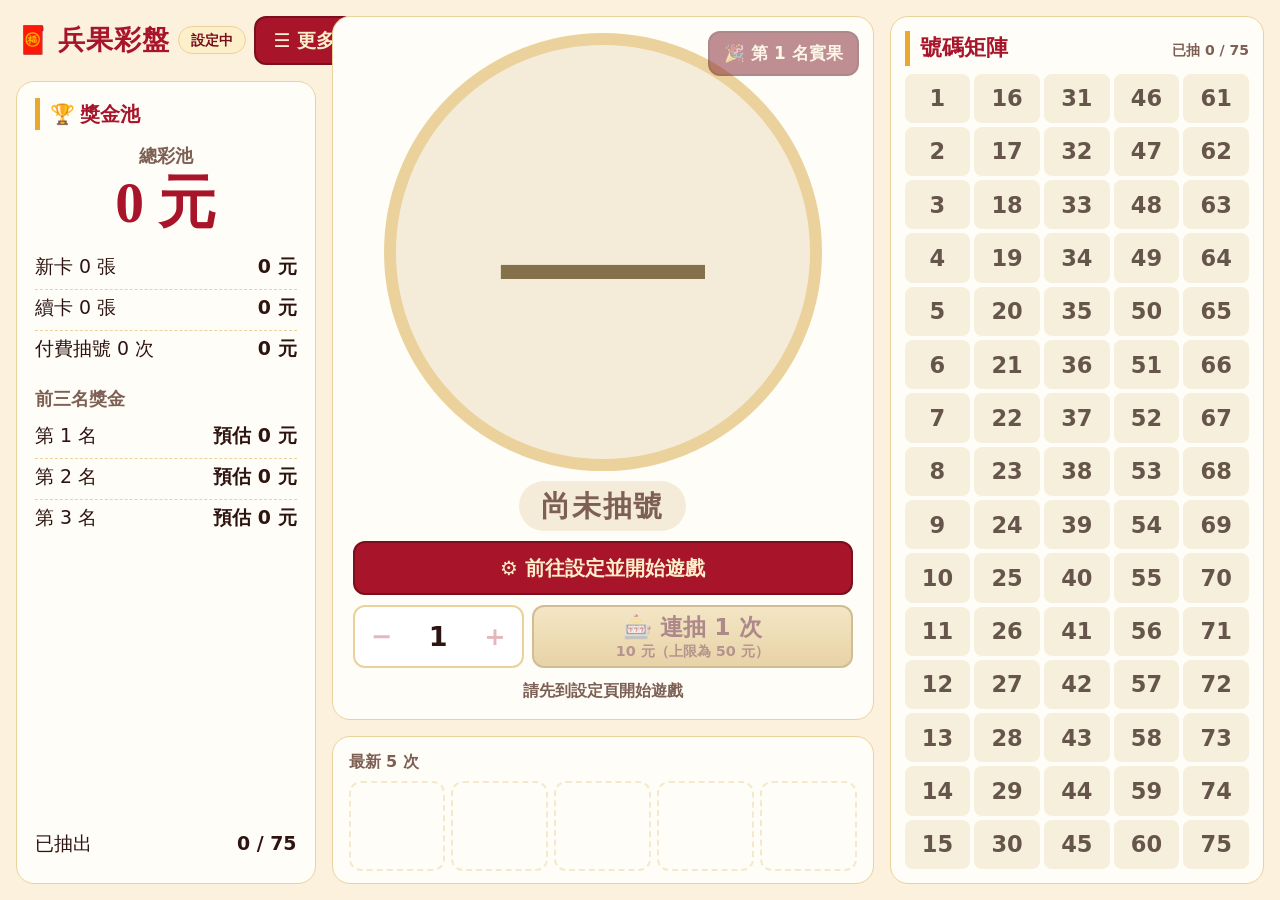
<file: index.html>
<!DOCTYPE html>
<html lang="zh-Hant" data-layout="desktop">
<head>
  <meta charset="UTF-8">
  <meta name="viewport" content="width=device-width, initial-scale=1">
  <meta name="theme-color" content="#8f1124">
  <title>兵果彩盤</title>
  <meta name="description" content="除夕家族聚會用的賓果彩盤：抽號、彩池與獎金一目了然，電視投屏即可使用。">
  <link rel="icon" href="data:image/svg+xml,%3Csvg xmlns=%27http://www.w3.org/2000/svg%27 viewBox=%270 0 100 100%27%3E%3Ctext y=%27.9em%27 font-size=%2790%27%3E%F0%9F%A7%A7%3C/text%3E%3C/svg%3E">
  <link rel="stylesheet" href="css/base.css">
  <link rel="stylesheet" href="css/components.css">
  <link rel="stylesheet" href="css/layout.css">
</head>
<body>
  <div id="boot" class="boot" role="status" aria-live="polite">
    <div class="boot-icon" aria-hidden="true">🧧</div>
    <p id="boot-text">載入中…</p>
  </div>

  <div id="file-warning" class="file-warning" hidden>
    請用 http 伺服器開啟本頁（例如 <code>npx serve</code> 或 <code>python -m http.server</code>），直接雙擊 index.html 無法載入模組。
  </div>

  <!-- 功能按鈕（由「更多」選單操作，不顯示在畫面上） -->
  <div id="legacy-controls" hidden>
    <button id="receipt-btn" type="button" hidden>收據</button>
    <button id="rules-btn" type="button">規則</button>
    <button id="sound-btn" type="button" aria-pressed="false">音效</button>
    <button id="settings-btn" type="button">設定</button>
  </div>

  <main class="app-main">
    <section data-panel="draw" class="panel-draw" aria-label="抽號" hidden>
      <div class="col col-left">
        <div class="desk-slot"></div>
        <div id="pool-root"></div>
      </div>
      <div class="col col-center">
        <div id="draw-root"></div>
        <div id="ticker-root"></div>
      </div>
      <div class="col col-right" id="board-root"></div>
    </section>

    <section data-panel="settings" class="panel-settings" aria-label="設定" hidden>
      <div class="desk-slot"></div>
      <div id="settings-root"></div>
    </section>
  </main>

  <noscript><p class="file-warning">本頁需要啟用 JavaScript。</p></noscript>
  <script>
    if (location.protocol === 'file:') document.getElementById('file-warning').hidden = false;
    setTimeout(function () {
      var boot = document.getElementById('boot');
      if (boot && !boot.hidden) {
        document.getElementById('boot-text').textContent = '載入失敗，請用 http 伺服器開啟並重新整理頁面。';
        boot.classList.add('is-failed');
      }
    }, 6000);
  </script>
  <script type="module" src="js/main.js"></script>
</body>
</html>
</file>
<file: css/base.css>
/* 基礎：reset、色票與字級變數 */
:root {
  --red-900: #7a0f1d;
  --red-700: #a8142a;
  --red-500: #d12a3c;
  --gold-500: #e8a92c;
  --gold-300: #f6cf74;
  --gold-100: #fcefc9;
  --paper: #fbf1dc;
  --card: #fffdf7;
  --ink: #2e1410;
  --muted: #7d5f54;
  --line: #ebd29c;
  --ok: #1f7a4d;
  --teal-700: #1f6270; /* 重複號碼 */
  --teal-500: #2a7a86;
  --brown-700: #4a3a34; /* 銘謝惠顧 */

  --radius-lg: 18px;
  --radius-md: 12px;
  --tap: 48px; /* 最小點擊區 */

  --fs-sm: 0.875rem;
  --fs-md: 1rem;
  --fs-lg: 1.25rem;
  --fs-xl: 1.5rem;

  --font-body: "Noto Sans TC", "PingFang TC", "Microsoft JhengHei", system-ui, sans-serif;
  --font-brand: "Noto Serif TC", "Songti TC", "PMingLiU", serif;
}

*, *::before, *::after { box-sizing: border-box; }

html { -webkit-text-size-adjust: 100%; }

body {
  margin: 0;
  background: var(--paper);
  color: var(--ink);
  font-family: var(--font-body);
  font-size: var(--fs-md);
  line-height: 1.6;
  -webkit-tap-highlight-color: transparent;
}

h1, h2, h3, p { margin: 0; }
button, input { font: inherit; color: inherit; }
button { cursor: pointer; }
[hidden] { display: none !important; }

:focus-visible { outline: 3px solid var(--gold-500); outline-offset: 2px; }

@media (prefers-reduced-motion: reduce) {
  * { transition: none !important; animation: none !important; }
}
</file>
<file: css/components.css>
/* 元件：卡片、欄位、按鈕、開關、彈窗、提示 */
.card {
  background: var(--card);
  border: 1px solid var(--line);
  border-radius: var(--radius-lg);
  padding: 16px;
  margin-bottom: 14px;
}
.card-title {
  font-size: var(--fs-lg);
  font-family: var(--font-brand);
  font-weight: 700;
  color: var(--red-700);
  margin-bottom: 8px;
  padding-left: 10px;
  border-left: 5px solid var(--gold-500);
}
.card-note { background: var(--gold-100); }
.card-action { background: transparent; border: 0; padding: 0; margin-bottom: 14px; }
.card-action .field-hint { text-align: center; margin-top: 6px; }

/* 欄位 */
.field { margin-top: 14px; }
.field-label {
  display: flex; align-items: center; gap: 8px;
  font-weight: 600; margin-bottom: 6px;
}
.field-hint { font-size: var(--fs-sm); color: var(--muted); margin-top: 4px; }
.field-error { font-size: var(--fs-sm); color: var(--red-500); font-weight: 600; min-height: 0; }
.field-error:not(:empty) { margin-top: 4px; }
.lock-tag {
  font-size: var(--fs-sm); font-weight: 600; color: var(--muted);
  background: #efe3c6; border-radius: 999px; padding: 0 8px;
}

.input {
  width: 100%; min-height: var(--tap);
  padding: 8px 12px;
  background: #fff; border: 2px solid var(--line); border-radius: var(--radius-md);
  font-size: var(--fs-lg); font-variant-numeric: tabular-nums;
}
.input:focus { border-color: var(--red-500); outline: none; }
.input:disabled, .is-locked .input {
  background: #efe9dc; color: #8a7a70; border-style: dashed; cursor: not-allowed;
}

/* 獎金比例 */
.ratio-row { display: flex; align-items: center; gap: 8px; }
.ratio-row .input { text-align: center; min-width: 0; }
.ratio-colon { font-size: var(--fs-xl); font-weight: 700; color: var(--muted); }
.ratio-foot { display: flex; align-items: center; justify-content: space-between; gap: 8px; margin-top: 8px; }
.ratio-sum { font-weight: 700; color: var(--ok); }
.ratio-sum.is-bad { color: var(--red-500); }

/* 開關 */
.switch-row {
  display: flex; align-items: center; justify-content: space-between; gap: 12px;
  min-height: var(--tap); margin-top: 14px; cursor: pointer;
}
.switch-text { display: flex; flex-direction: column; }
.switch-text strong { display: flex; align-items: center; gap: 8px; }
.switch-text small { color: var(--muted); font-size: var(--fs-sm); }
.switch {
  appearance: none; -webkit-appearance: none; flex: none;
  position: relative; width: 56px; height: 32px; margin: 0;
  background: #cdbfa8; border-radius: 999px; transition: background .15s; cursor: inherit;
}
.switch::after {
  content: ""; position: absolute; top: 3px; left: 3px;
  width: 26px; height: 26px; border-radius: 50%; background: #fff; transition: transform .15s;
}
.switch:checked { background: var(--red-500); }
.switch:checked::after { transform: translateX(24px); }
.switch:disabled { opacity: .55; }
.switch-row.is-locked { cursor: not-allowed; }

/* 按鈕 */
.btn {
  display: inline-flex; align-items: center; justify-content: center; gap: 6px;
  min-height: var(--tap); padding: 0 20px;
  border: 2px solid transparent; border-radius: var(--radius-md);
  font-size: var(--fs-lg); font-weight: 700;
}
.btn:active { transform: translateY(1px); }
.btn:disabled { opacity: .5; filter: grayscale(.35); cursor: not-allowed; }
.btn:disabled:active { transform: none; }
.btn-block { width: 100%; }
.btn-small { font-size: var(--fs-md); min-height: var(--tap); padding: 0 14px; }
.btn-primary { background: var(--red-700); color: var(--gold-100); border-color: var(--red-900); }
.btn-secondary { background: #fff; color: var(--red-700); border-color: var(--line); }
.btn-danger { background: var(--red-500); color: #fff; border-color: var(--red-900); }
.btn-danger-outline { background: transparent; color: var(--red-700); border-color: var(--red-500); }

/* 彈窗 */
.modal-overlay {
  position: fixed; inset: 0; z-index: 100;
  display: flex; align-items: center; justify-content: center; padding: 20px;
  background: rgba(46, 20, 16, .6);
}
.modal {
  width: 100%; max-width: 380px;
  background: var(--card); border: 2px solid var(--gold-500); border-radius: var(--radius-lg);
  padding: 20px;
}
.modal-title { font-family: var(--font-brand); font-size: var(--fs-xl); color: var(--red-700); }
.modal-message { margin: 8px 0 18px; }
.modal-actions { display: flex; gap: 10px; }
.modal-actions .btn { flex: 1; padding: 0 8px; }

/* 提示 */
#toast-root {
  position: fixed; left: 0; right: 0; z-index: 200;
  bottom: calc(84px + env(safe-area-inset-bottom));
  display: flex; flex-direction: column; align-items: center; gap: 8px; pointer-events: none;
}
.toast {
  max-width: calc(100% - 32px); padding: 10px 16px; border-radius: 999px;
  background: var(--ink); color: #fff; font-weight: 600; font-size: var(--fs-sm);
}
.toast-error { background: var(--red-700); }

/* 佔位畫面 */
.placeholder { text-align: center; padding: 48px 16px; }
.ball-caption { font-weight: 700; color: var(--muted); }

/* 獎金池（階段 3 簡易版） */
.pool-amount { font-family: var(--font-brand); font-size: 2.5rem; font-weight: 900; color: var(--red-700); line-height: 1.3; }
.sub-title { font-size: var(--fs-md); color: var(--muted); margin-top: 14px; }

/* ===== 階段 4：抽號卡 ===== */
.draw-panel {
  display: flex; flex-direction: column; gap: 12px;
  background: var(--card); border: 1px solid var(--line); border-radius: var(--radius-lg);
  padding: 16px; margin-bottom: 14px; min-height: 0;
}

/* 大號碼區：stage 為尺寸容器，球的直徑 = 容器短邊 */
.stage {
  display: grid; place-items: center;
  height: min(64vw, 280px);
  container-type: size;
}
.ball-xl {
  width: 40vmin; height: 40vmin; /* 不支援容器單位時的備援 */
  display: flex; flex-direction: column; align-items: center; justify-content: center;
  border-radius: 50%; border: 6px solid var(--red-700);
  font-family: var(--font-brand); font-weight: 900; color: var(--red-900);
  font-size: 20vmin; line-height: 1;
  background: radial-gradient(circle at 35% 30%, #fff6d6, var(--gold-300) 60%, var(--gold-500));
  box-shadow: 0 6px 0 var(--red-900), 0 0 28px rgba(232, 169, 44, .55);
  user-select: none;
}
@supports (container-type: size) {
  .ball-xl {
    --d: min(100cqw, 100cqh);
    width: var(--d); height: var(--d);
    font-size: calc(var(--d) * .46);
    border-width: calc(var(--d) * .028);
  }
}
.ball-num { line-height: .95; font-variant-numeric: tabular-nums; }
.ball-word { font-size: .5em; line-height: 1.2; letter-spacing: .06em; text-align: center; }

.ball-xl[data-kind="none"] { background: #f4ecd9; border-color: var(--line); color: #85704c; box-shadow: none; }
/* 重複號碼：青藍色＋虛線外框，與新號明顯不同 */
.ball-xl[data-kind="repeat"] {
  background: radial-gradient(circle at 35% 30%, #e9f6f8, #a5d3da 60%, #5aa3ae);
  border-color: var(--teal-700); border-style: dashed; color: #124852;
  box-shadow: 0 6px 0 var(--teal-700), 0 0 24px rgba(42, 122, 134, .4);
}
/* 銘謝惠顧：深褐色，不顯示號碼 */
.ball-xl[data-kind="blank"] {
  background: radial-gradient(circle at 35% 30%, #86746b, var(--brown-700) 70%);
  border-color: var(--ink); color: #f6e7cf;
  box-shadow: 0 6px 0 var(--ink), 0 0 20px rgba(46, 20, 16, .35);
}
.ball-xl { will-change: transform; }
.ball-xl.is-pop { animation: ball-pop .75s cubic-bezier(.25, 1, .4, 1); }
@keyframes ball-pop { /* 翻牌（繞 Y 軸）＋彈跳 */
  0% { transform: perspective(700px) rotateY(-90deg) scale(.55); opacity: .2; }
  50% { transform: perspective(700px) rotateY(10deg) scale(1.14); opacity: 1; }
  72% { transform: perspective(700px) rotateY(-4deg) scale(.95); }
  88% { transform: perspective(700px) rotateY(0) scale(1.03); }
  100% { transform: none; opacity: 1; }
}

.ball-caption-xl {
  align-self: center; padding: 2px 22px; border-radius: 999px; white-space: nowrap;
  font-size: 1.25rem; font-weight: 900; letter-spacing: .06em;
  color: var(--muted); background: #f4ecd9;
}
.ball-caption-xl[data-kind="new"] { color: var(--red-900); background: var(--gold-300); }
.ball-caption-xl[data-kind="repeat"] { color: #fff; background: var(--teal-700); }
.ball-caption-xl[data-kind="blank"] { color: #f6e7cf; background: var(--brown-700); }

.btn-gold { background: linear-gradient(var(--gold-300), var(--gold-500)); color: var(--red-900); border-color: #b57d10; }
.btn-sub { font-size: .8rem; font-weight: 600; opacity: .85; }
.draw-hint { min-height: 1.6em; text-align: center; font-weight: 700; color: var(--muted); }
.draw-hint.is-warn { color: var(--red-500); }

/* 走馬燈：最新在最左，固定 5 格 */
.ticker-title { font-size: var(--fs-sm); font-weight: 700; color: var(--muted); margin-bottom: 4px; }
.ticker { display: grid; grid-template-columns: repeat(5, minmax(0, 1fr)); gap: 6px; }
.chip {
  display: flex; flex-direction: column; align-items: center; justify-content: center; gap: 1px;
  min-height: clamp(70px, 10vh, 120px); padding: 4px 2px; text-align: center;
  background: #fff; border: 2px solid var(--line); border-radius: var(--radius-md);
}
.chip-num { font-family: var(--font-brand); font-weight: 900; font-size: clamp(1.25rem, 3.4vh, 2.6rem); line-height: 1.1; color: var(--red-900); font-variant-numeric: tabular-nums; }
.chip-tag { font-size: .8rem; font-weight: 700; color: var(--muted); white-space: nowrap; }
.chip-new { background: var(--gold-100); border-color: var(--gold-500); }
.chip-repeat { background: #e3f1f3; border-color: var(--teal-500); border-style: dashed; }
.chip-repeat .chip-num, .chip-repeat .chip-tag { color: var(--teal-700); }
.chip-blank { background: var(--brown-700); border-color: var(--ink); }
.chip-blank .chip-num, .chip-blank .chip-tag { color: #f6e7cf; }
.chip.is-newest { border-color: var(--red-700); border-width: 3px; box-shadow: 0 0 0 3px rgba(209, 42, 60, .18); }
.chip.is-fresh { animation: chip-in .4s ease-out; }
.chip.is-empty { background: transparent; border-style: dashed; opacity: .45; }
@keyframes chip-in {
  from { transform: translateX(-28px); opacity: 0; }
  to { transform: none; opacity: 1; }
}

/* 獎金池（手機分頁與電腦左欄共用） */
.prize-card { margin-bottom: 14px; }
.pool-label { font-weight: 700; color: var(--muted); text-align: center; }
.pool-main { text-align: center; padding: 4px 0 8px; }
.pool-amount-xl { font-size: clamp(2rem, 6vh, 4rem); word-break: keep-all; }
.pr-group { margin-top: 4px; }
.pr-row {
  display: flex; flex-wrap: wrap; justify-content: space-between; align-items: baseline; column-gap: 8px;
  min-height: 36px; padding: 2px 0; border-bottom: 1px dashed var(--line); font-size: var(--fs-md);
}
.pr-group .pr-row:last-child { border-bottom: 0; }
.pr-value { font-variant-numeric: tabular-nums; margin-left: auto; }
.pr-row.is-declared { color: var(--red-700); }
.pr-row.is-merged { color: var(--muted); }
.pr-foot { margin-top: 6px; }
.prize-card .sub-title { margin-top: 10px; font-weight: 700; }

/* 右欄：1~75 矩陣 */
.board-wrap {
  background: var(--card); border: 1px solid var(--line); border-radius: var(--radius-lg);
  padding: 12px; margin-bottom: 14px; display: flex; flex-direction: column; min-height: 0;
}
.board-title { display: flex; align-items: baseline; justify-content: space-between; gap: 8px; font-size: var(--fs-lg); font-family: var(--font-brand); color: var(--red-700); margin-bottom: 8px; padding-left: 10px; border-left: 5px solid var(--gold-500); }
.board {
  display: grid; grid-template-columns: repeat(5, minmax(0, 1fr));
  grid-template-rows: auto repeat(15, 36px); gap: 4px; flex: 1; min-height: 0;
}
.board-head {
  display: flex; align-items: center; justify-content: center;
  background: var(--red-700); color: var(--gold-100); border-radius: 8px;
  font-family: var(--font-brand); font-weight: 900; font-size: var(--fs-xl); line-height: 1.5;
}
.board-cell {
  display: flex; align-items: center; justify-content: center;
  border-radius: 8px; border: 2px solid transparent;
  background: #f6efdc; color: #66554a; font-weight: 700; font-size: var(--fs-md);
  font-variant-numeric: tabular-nums;
}
.board-cell.is-drawn {
  background: linear-gradient(var(--gold-300), var(--gold-500)); color: var(--red-900);
  border-color: #b57d10; font-weight: 900;
}
.board-cell.is-latest {
  position: relative; z-index: 1; transform: scale(1.18);
  border-color: var(--red-700); background: var(--red-700); color: #fff;
  animation: latest-pulse 1s ease-in-out infinite alternate;
}
.board-cell.is-repeat { outline: 3px dashed var(--teal-500); outline-offset: 1px; }
@keyframes latest-pulse {
  from { box-shadow: 0 0 0 0 rgba(209, 42, 60, .55); }
  to { box-shadow: 0 0 14px 4px rgba(209, 42, 60, .55); }
}

/* ===== 階段 5：連抽、操作列、彈窗內元件、驗卡 ===== */
.batch-row { display: grid; grid-template-columns: auto 1fr; gap: 8px; align-items: stretch; }
.stepper {
  display: flex; align-items: center; background: #fff;
  border: 2px solid var(--line); border-radius: var(--radius-md); overflow: hidden;
}
.stepper button {
  width: 48px; min-height: 48px; height: 100%; border: 0; background: transparent;
  font-size: 1.6rem; font-weight: 900; color: var(--red-700); line-height: 1;
}
.stepper button:active:not(:disabled) { background: var(--gold-100); }
.stepper button:disabled { opacity: .3; cursor: not-allowed; }
.stepper-value { min-width: 2.2em; text-align: center; font-size: 1.5rem; font-weight: 900; font-variant-numeric: tabular-nums; }
.btn-batch { flex-direction: column; gap: 0; line-height: 1.25; min-height: 56px; font-size: 1.15rem; padding: 4px 8px; }
.btn-tool { min-height: 52px; font-size: 1rem; padding: 0 8px; } /* 手機已有「驗卡」分頁；電腦版才在抽號頁提供彈窗 */

.modal-body { margin: 8px 0 18px; }
.modal-wide { max-width: 560px; }
.rank-registered { list-style: none; margin: 0 0 10px; padding: 0; font-weight: 600; color: var(--red-700); }
.rank-registered li { padding: 2px 0; }

.check-form { display: flex; gap: 8px; align-items: center; }
.check-input { flex: 1; min-width: 0; }
.check-summary { margin-top: 10px; font-weight: 700; color: var(--red-700); min-height: 1.6em; }
.check-list { list-style: none; margin: 6px 0 0; padding: 0; max-height: 50vh; overflow-y: auto; }
.check-empty { color: var(--muted); padding: 10px 0; }
.check-row {
  display: flex; align-items: center; gap: 10px; min-height: 48px; padding: 4px 10px; margin-bottom: 6px;
  border-radius: var(--radius-md); border: 2px solid var(--line); background: #fff;
}
.check-icon { font-size: 1.3rem; }
.check-num { font-family: var(--font-brand); font-size: 1.4rem; min-width: 3.4em; font-variant-numeric: tabular-nums; }
.check-text { font-weight: 600; }
.check-row.is-hit { background: var(--gold-100); border-color: var(--gold-500); }
.check-row.is-miss { color: var(--muted); }
.check-row.is-invalid { background: #fdeaea; border-color: var(--red-500); color: var(--red-700); }
.hdr-icon { font-size: 1.1rem; line-height: 1; }

/* 矩陣：已抽數量與最新一顆的閃爍 */
.board-count { font-family: var(--font-body); font-size: var(--fs-sm); font-weight: 700; color: var(--muted); font-variant-numeric: tabular-nums; }
.board-cell.is-flash { position: relative; z-index: 2; animation: cell-flash .3s ease-in-out 4; }
.board-cell.is-latest.is-flash { animation: cell-flash .3s ease-in-out 4, latest-pulse 1s ease-in-out 1.2s infinite alternate; }
@keyframes cell-flash {
  0%, 100% { transform: scale(1.18); background: var(--red-700); color: #fff; }
  50% { transform: scale(1.42); background: #fff; color: var(--red-700); box-shadow: 0 0 18px 6px rgba(255, 255, 255, .9); }
}

/* 空狀態：尚未開始時的前往設定按鈕 */
.btn-goto { min-height: 56px; }

/* 賓果慶祝：紅包與彩帶（只用 transform／opacity，連抽時也不卡） */
.celebrate { position: fixed; inset: 0; z-index: 150; pointer-events: none; overflow: hidden; }
.celebrate-banner {
  position: absolute; left: 50%; top: 36%; transform: translate(-50%, -50%);
  display: flex; flex-direction: column; align-items: center; gap: 2px;
  max-width: calc(100vw - 32px); padding: .25em 1.1em; border-radius: 28px; text-align: center;
  background: linear-gradient(var(--gold-300), var(--gold-500)); color: var(--red-900);
  border: 4px solid var(--red-700); box-shadow: 0 8px 0 var(--red-900), 0 0 48px rgba(232, 169, 44, .85);
  font-family: var(--font-brand); line-height: 1.25;
  animation: banner-in .6s cubic-bezier(.2, 1.4, .4, 1) both, banner-out .4s ease-in 3.7s forwards;
}
.celebrate-banner strong { font-size: clamp(1.8rem, 7vw, 4.5rem); font-weight: 900; letter-spacing: .06em; }
.celebrate-banner small { font-size: clamp(1rem, 2.8vw, 1.8rem); font-weight: 700; }
.celebrate.is-static .celebrate-banner { animation: none; }
@keyframes banner-in { from { transform: translate(-50%, -50%) scale(.3); opacity: 0; } to { transform: translate(-50%, -50%) scale(1); opacity: 1; } }
@keyframes banner-out { to { transform: translate(-50%, -50%) scale(.9); opacity: 0; } }

.confetti { position: absolute; top: -5vh; left: var(--x); width: 10px; height: 16px; will-change: transform; animation: confetti-fall var(--dur) linear var(--delay) both; }
.confetti.c0 { background: #d12a3c; }
.confetti.c1 { background: #e8a92c; }
.confetti.c2 { background: #fcefc9; }
.confetti.c3 { background: #f6cf74; }
.confetti.c4 { background: #ffffff; border-radius: 50%; width: 12px; height: 12px; }
@keyframes confetti-fall {
  from { transform: translate3d(0, 0, 0) rotate(0); }
  to { transform: translate3d(0, 112vh, 0) rotate(var(--rot)); }
}
.envelope { position: absolute; top: -12vh; left: var(--x); font-size: clamp(2rem, 4.5vw, 3.4rem); will-change: transform; animation: envelope-fall var(--dur) ease-in var(--delay) both; }
@keyframes envelope-fall {
  0% { transform: translate3d(0, 0, 0) rotate(-14deg); }
  50% { transform: translate3d(2vw, 55vh, 0) rotate(14deg); }
  100% { transform: translate3d(-2vw, 118vh, 0) rotate(-14deg); }
}

/* 載入狀態 */
.boot {
  position: fixed; inset: 0; z-index: 300; display: flex; flex-direction: column; align-items: center; justify-content: center; gap: 12px;
  background: var(--paper); color: var(--red-700); font-family: var(--font-brand); font-size: var(--fs-lg); font-weight: 700; text-align: center; padding: 24px;
}
.boot-icon { font-size: 4rem; line-height: 1; animation: boot-spin 1.2s ease-in-out infinite; }
.boot.is-failed .boot-icon { animation: none; opacity: .6; }
@keyframes boot-spin { 0%, 100% { transform: perspective(300px) rotateY(0); } 50% { transform: perspective(300px) rotateY(180deg); } }

/* ===== 階段 7：結算收據、規則說明、列印 ===== */
.receipt-overlay {
  position: fixed; inset: 0; z-index: 90; display: flex; flex-direction: column;
  background: var(--paper);
}
.receipt-scroll { flex: 1; overflow-y: auto; padding: 16px 14px; }
.receipt {
  max-width: 560px; margin: 0 auto; padding: 22px 20px;
  background: var(--card); border: 3px double var(--gold-500); border-radius: var(--radius-lg);
}
.rc-title { font-family: var(--font-brand); font-size: 1.8rem; color: var(--red-700); text-align: center; }
.rc-sub { text-align: center; color: var(--muted); font-size: var(--fs-sm); margin: 4px 0 14px; }
.rc-sec { padding: 12px 0; border-top: 2px dashed var(--line); }
.rc-h { font-size: var(--fs-lg); color: var(--red-900); margin-bottom: 6px; }
.rc-total { display: flex; justify-content: space-between; align-items: baseline; font-size: var(--fs-xl); margin-bottom: 6px; }
.rc-total strong { font-size: 2rem; color: var(--red-700); font-variant-numeric: tabular-nums; }
.rc-row { display: flex; justify-content: space-between; gap: 12px; padding: 5px 0; font-size: var(--fs-lg); }
.rc-value { font-variant-numeric: tabular-nums; white-space: nowrap; }
.rc-row.is-prize .rc-value { color: var(--red-700); }
.rc-row.is-none { color: var(--muted); }
.rc-row.is-sum { border-top: 1px solid var(--line); margin-top: 4px; padding-top: 8px; }
.receipt-actions {
  display: flex; flex-wrap: wrap; gap: 8px; justify-content: center;
  padding: 10px 12px calc(10px + env(safe-area-inset-bottom));
  background: var(--card); border-top: 2px solid var(--gold-500);
}
.receipt-actions .btn { flex: 1 1 140px; padding: 0 10px; }

.modal-wide .modal-body { max-height: 60vh; overflow-y: auto; }

.modal-batch { position: relative; max-width: min(900px, 96vw); padding: 22px; }
.batch-modal { display: flex; flex-direction: column; gap: 14px; }
.batch-results { display: grid; grid-template-columns: repeat(auto-fit, minmax(120px, 1fr)); gap: 12px; }
.batch-results .chip { min-height: 140px; border-radius: 16px; }
.batch-results .chip-num { font-size: clamp(2.2rem, 6vw, 3.6rem); }
.batch-results .chip-tag { font-size: 1.1rem; }
.batch-summary { text-align: center; font-weight: 700; color: var(--red-900); font-size: 1.15rem; }
.modal-batch .modal-title { padding-right: 120px; }
.ticker-card {
  background: var(--card); border: 1px solid var(--line); border-radius: var(--radius-lg);
  padding: 12px 16px; margin-bottom: 14px;
}

/* ===== v1.3.0 ===== */
/* 名次／結束：抽號卡右上方 */
.draw-topbar { display: flex; justify-content: flex-end; gap: 8px; flex-wrap: wrap; }
.draw-topbar .btn-tool { min-height: 44px; padding: 0 14px; }
html[data-layout="desktop"] .draw-topbar .btn-tool { min-height: clamp(36px, 5vh, 48px); padding: 0 14px; font-size: clamp(.85rem, 1.9vh, 1.05rem); }

/* 連抽結果視窗預設就大：近全螢幕、n 張一字排開、大字 */
.modal-batch { width: 98vw; max-width: 98vw; min-height: 80vh; display: flex; flex-direction: column; }
.modal-batch .modal-body { flex: 1; display: flex; }
.modal-batch .batch-modal { flex: 1; justify-content: center; width: 100%; }
.modal-batch .batch-results { grid-template-columns: repeat(var(--n, 5), minmax(0, 1fr)); gap: clamp(8px, 1.4vw, 24px); }
.modal-batch .batch-results .chip { min-height: clamp(160px, 38vh, 360px); }
.modal-batch .batch-results .chip-num { font-size: clamp(2.4rem, 7vw, 7.5rem); }
.modal-batch .batch-results .chip-tag { font-size: clamp(1.1rem, 2vw, 2rem); }
.modal-batch .batch-summary { font-size: clamp(1.2rem, 2.4vw, 2.2rem); }
.modal-batch .modal-title { font-size: clamp(1.6rem, 3vw, 2.6rem); }
.modal-batch .modal-actions .btn { min-height: 64px; font-size: 1.4rem; }
@media (max-width: 700px) { .modal-batch .batch-results { grid-template-columns: repeat(auto-fit, minmax(110px, 1fr)); } }

/* ===== v1.3.1 ===== */
.more-list { display: flex; flex-direction: column; gap: 10px; }
.more-item { justify-content: flex-start; gap: 12px; min-height: 56px; padding: 0 16px; font-size: 1.2rem; text-align: left; }
.more-icon { font-size: 1.5rem; width: 1.6em; text-align: center; }
.modal-batch .modal-title { padding-right: 0; }


/* ===== v1.6.0 規則視窗（全螢幕卡片式） ===== */
.rules-overlay { padding: 0; background: radial-gradient(circle at 20% 0%, #c01f36 0%, var(--red-900) 55%, #4d0912 100%); }
.rules-overlay .modal {
  max-width: none; width: 100%; height: 100%; border: 0; border-radius: 0; background: transparent;
  display: flex; flex-direction: column; padding: clamp(14px, 3vh, 36px) clamp(16px, 4vw, 72px); animation: none;
}
.rules-overlay .modal-title { position: absolute; width: 1px; height: 1px; overflow: hidden; clip: rect(0 0 0 0); }
.rules-overlay .modal-body { flex: 1; max-height: none; overflow-y: auto; margin: 0 0 clamp(10px, 2vh, 20px); padding: 4px 4px 8px; }
.rules-wrap { display: flex; flex-direction: column; gap: clamp(14px, 2.4vh, 26px); max-width: 1500px; margin: 0 auto; }
.rules-hero { display: flex; align-items: center; justify-content: center; gap: 16px; color: var(--gold-100); text-align: left; animation: rise-in .5s cubic-bezier(.2,.8,.2,1) both; }
.rules-hero-icon { font-size: clamp(2.6rem, 6vh, 4.4rem); filter: drop-shadow(0 4px 8px rgba(0,0,0,.35)); animation: sway 3.2s ease-in-out infinite; transform-origin: 50% 0; }
.rules-hero-title { font-family: var(--font-brand); font-size: clamp(2.2rem, 5.4vh, 3.6rem); line-height: 1.1; letter-spacing: .18em; color: var(--gold-300); text-shadow: 0 2px 0 rgba(0,0,0,.25); }
.rules-hero-sub { font-size: clamp(.95rem, 2vh, 1.3rem); opacity: .85; margin-top: 2px; }
.rules-grid { display: grid; grid-template-columns: repeat(auto-fit, minmax(min(100%, 420px), 1fr)); gap: clamp(10px, 1.8vh, 20px); }
.rule-card {
  background: var(--card); border-radius: 20px; padding: clamp(12px, 2vh, 22px) clamp(14px, 1.6vw, 26px);
  border: 2px solid var(--gold-500); box-shadow: 0 8px 22px rgba(0,0,0,.28), inset 0 0 0 4px rgba(232,169,44,.12);
  animation: rise-in .55s cubic-bezier(.2,.8,.2,1) both; animation-delay: calc(.12s + var(--i, 0) * .07s);
}
.rule-head { display: flex; align-items: center; gap: 12px; padding-bottom: 8px; margin-bottom: 8px; border-bottom: 2px dashed var(--line); }
.rule-no {
  flex: none; display: grid; place-items: center; width: 2.2em; height: 2.2em; border-radius: 50%;
  background: linear-gradient(var(--gold-300), var(--gold-500)); color: var(--red-900); font-weight: 900; font-size: 1rem;
  border: 2px solid #b57d10; box-shadow: 0 2px 0 #b57d10;
}
.rule-title { margin: 0; font-family: var(--font-brand); font-size: clamp(1.3rem, 2.8vh, 1.9rem); color: var(--red-700); }
.rule-lines { list-style: none; margin: 0; padding: 0; display: grid; gap: 6px; font-size: clamp(1.05rem, 2.2vh, 1.5rem); line-height: 1.55; }
.rule-lines li { position: relative; padding-left: 1.3em; }
.rule-lines li::before { content: "◆"; position: absolute; left: 0; top: .05em; color: var(--gold-500); font-size: .8em; }
.rules-note { text-align: center; color: var(--gold-100); font-weight: 700; font-size: clamp(1rem, 2vh, 1.3rem); padding: 10px 14px; border: 1px dashed rgba(246,207,116,.6); border-radius: var(--radius-md); animation: rise-in .6s .6s both; }
.rules-overlay .modal-actions { max-width: 1500px; width: 100%; margin: 0 auto; }
.rules-overlay .modal-actions .btn { min-height: clamp(52px, 8vh, 68px); font-size: clamp(1.15rem, 2.6vh, 1.6rem); }
.rules-overlay .modal-actions .btn-primary { background: linear-gradient(var(--gold-300), var(--gold-500)); color: var(--red-900); border-color: #b57d10; flex: 2; animation: cta-pulse 2s ease-in-out infinite; }
.rules-overlay .modal-actions .btn-secondary { background: rgba(255,255,255,.12); color: var(--gold-100); border-color: rgba(246,207,116,.5); }
@media (max-width: 700px) { .rules-hero { flex-direction: column; text-align: center; gap: 4px; } }

/* ===== v1.6.0 動畫 ===== */
@keyframes rise-in { from { opacity: 0; transform: translateY(18px) scale(.97); } to { opacity: 1; transform: none; } }
@keyframes fade-in { from { opacity: 0; } to { opacity: 1; } }
@keyframes pop-in { from { opacity: 0; transform: translateY(14px) scale(.92); } to { opacity: 1; transform: none; } }
@keyframes panel-in { from { opacity: 0; transform: translateX(22px); } to { opacity: 1; transform: none; } }
@keyframes sway { 0%, 100% { transform: rotate(-6deg); } 50% { transform: rotate(6deg); } }
@keyframes cta-pulse { 0%, 100% { box-shadow: 0 0 0 0 rgba(246,207,116,.55); } 50% { box-shadow: 0 0 0 12px rgba(246,207,116,0); } }
@keyframes toast-in { from { opacity: 0; transform: translateY(14px) scale(.95); } to { opacity: 1; transform: none; } }
@keyframes fold-in { from { opacity: 0; transform: translateY(-8px); } to { opacity: 1; transform: none; } }

/* 彈窗：淡入＋彈出；關閉時淡出 */
.modal-overlay { animation: fade-in .18s ease-out both; }
.modal { animation: pop-in .26s cubic-bezier(.2,.9,.3,1.2) both; }
.modal-overlay.is-closing { animation: fade-in .18s ease-in reverse both; pointer-events: none; }
.modal-overlay.is-closing .modal { transition: transform .18s ease-in; transform: translateY(10px) scale(.96); }

/* 畫面切換（抽號 ⇄ 設定） */
[data-panel]:not([hidden]) { animation: panel-in .32s cubic-bezier(.2,.8,.2,1) both; }

/* 按鈕：懸停上浮、按下回彈、金色按鈕掃光 */
.btn, .switch-row, .board-cell, .stepper button {
  transition: transform .16s cubic-bezier(.2,.9,.3,1.3), box-shadow .18s ease, background-color .18s ease, border-color .18s ease, filter .18s ease, opacity .18s ease;
}
.btn { position: relative; overflow: hidden; }
@media (hover: hover) {
  .btn:not(:disabled):hover { transform: translateY(-2px); box-shadow: 0 6px 14px rgba(122, 15, 29, .22); filter: brightness(1.05); }
  .btn-secondary:not(:disabled):hover { background: var(--gold-100); border-color: var(--gold-500); }
  .btn-danger-outline:not(:disabled):hover { background: rgba(209, 42, 60, .08); }
}
.btn:not(:disabled):active { transform: translateY(1px) scale(.97); box-shadow: none; transition-duration: .06s; }
.btn-gold::after, .btn-primary::after {
  content: ""; position: absolute; inset: 0; pointer-events: none;
  background: linear-gradient(105deg, transparent 35%, rgba(255,255,255,.38) 50%, transparent 65%);
  transform: translateX(-120%);
}
@media (hover: hover) { .btn-gold:not(:disabled):hover::after, .btn-primary:not(:disabled):hover::after { transform: translateX(120%); transition: transform .7s ease; } }
.btn-gold:not(:disabled), .btn-batch:not(:disabled) { animation: none; }

/* 開關：彈性滑動 */
.switch { transition: background-color .22s ease; }
.switch::after { transition: transform .28s cubic-bezier(.3,1.5,.5,1); }
.switch:active::after { width: 32px; }
.switch:checked:active::after { transform: translateX(18px); }

/* 輸入框與步進器 */
.input { transition: border-color .18s ease, box-shadow .18s ease, background-color .18s ease; }
.input:focus { box-shadow: 0 0 0 4px rgba(209, 42, 60, .15); }
.stepper-value { display: inline-block; }

/* 提示、收合區塊、更多選單 */
.toast { animation: toast-in .25s cubic-bezier(.2,.9,.3,1.2) both; }
.prize-fold[open] > :not(summary) { animation: fold-in .28s ease-out both; }
.rule-edit { animation: fold-in .25s ease-out both; }
.more-list .more-item { animation: rise-in .32s cubic-bezier(.2,.8,.2,1) both; }
.more-list .more-item:nth-child(2) { animation-delay: .04s; }
.more-list .more-item:nth-child(3) { animation-delay: .08s; }
.more-list .more-item:nth-child(4) { animation-delay: .12s; }
.more-list .more-item:nth-child(5) { animation-delay: .16s; }
@media (hover: hover) { .board-cell:hover { transform: scale(1.06); } }
</file>
<file: css/layout.css>
/* 版面（僅電腦版，16:9 投屏、整頁不捲動）
   ┌ 左 24% ────┬ 中（彈性）──────────┬ 右 30% ──┐
   │ 兵果彩盤 更多│ 抽號卡：大球＋連抽   │ 號碼矩陣 │
   │ 獎金池      │ 最新 5 次           │          │
   └────────────┴────────────────────┴──────────┘
   設定頁：同樣頂端有「兵果彩盤 更多」，內容置中、可捲動。 */

:root { --gap: 16px; }

html, body { height: 100%; }
body { overflow: hidden; display: flex; flex-direction: column; }
.app-main { flex: 1; min-height: 0; padding: var(--gap); }
.file-warning { margin: 0; padding: 12px 16px; background: var(--gold-300); color: var(--red-900); font-weight: 600; }

/* 標題列（兵果彩盤＋狀態＋更多） */
.desk-brand { display: flex; align-items: center; gap: 12px; flex: none; }
.desk-brand-title { font-family: var(--font-brand); font-weight: 900; font-size: clamp(1.4rem, 3.4vh, 2rem); color: var(--red-700); letter-spacing: .06em; white-space: nowrap; }
.desk-more { margin-left: auto; min-height: clamp(40px, 5.4vh, 52px); padding: 0 18px; font-size: clamp(1rem, 2.1vh, 1.2rem); }
.status-badge { font-size: var(--fs-sm); font-weight: 700; padding: 2px 12px; border-radius: 999px; white-space: nowrap; background: var(--gold-100); color: var(--red-900); border: 1px solid var(--line); }
.status-badge[data-status="playing"] { background: var(--gold-500); border-color: #b57d10; }
.status-badge[data-status="ended"] { background: #cdbfa8; }

/* 抽號畫面：三欄 */
.panel-draw {
  display: grid; height: 100%; gap: var(--gap);
  grid-template-columns: minmax(250px, 24%) minmax(0, 1fr) minmax(320px, 30%);
}
.col { min-height: 0; display: flex; flex-direction: column; gap: var(--gap); }
.col > div:not(.desk-slot) { min-height: 0; display: flex; flex-direction: column; }
.col .card, .col .draw-panel, .col .board-wrap { margin: 0; }
.col-left #pool-root, .col-center #draw-root, .col-right { flex: 1; }
.col-center #ticker-root { flex: none; }
.col-right { display: flex; }
.col-right > .board-wrap { flex: 1; }

/* 左：獎金池（填滿剩餘高度，已抽出貼底） */
.prize-card { flex: 1; display: flex; flex-direction: column; padding: 16px 18px; overflow: hidden; }
.pool-label { font-size: clamp(.95rem, 2vh, 1.15rem); }
.pool-amount-xl { font-size: clamp(2.2rem, 6.4vh, 4rem); line-height: 1.15; }
.pr-row { min-height: clamp(30px, 4.6vh, 44px); font-size: clamp(.95rem, 2.1vh, 1.25rem); }
.prize-card .sub-title { margin-top: 12px; font-size: clamp(.95rem, 2vh, 1.15rem); }
.pr-foot { margin-top: auto; }

/* 中：抽號卡 */
.draw-panel { flex: 1; position: relative; gap: 10px; padding: 16px 20px; min-height: 0; }
.draw-topbar { position: absolute; top: 14px; right: 14px; z-index: 2; }
.draw-topbar .btn-tool { min-height: clamp(40px, 5.4vh, 52px); padding: 0 18px; font-size: clamp(.95rem, 2vh, 1.15rem); }
.stage { flex: 1 1 0; height: auto; min-height: 0; }
.ball-caption-xl { font-size: clamp(1.2rem, 3.2vh, 2rem); }
.batch-row .stepper button { min-height: clamp(44px, 6.4vh, 64px); width: clamp(48px, 6vh, 64px); }
.stepper-value { font-size: clamp(1.3rem, 3vh, 2rem); }
.btn-batch { min-height: clamp(52px, 7vh, 72px); font-size: clamp(1.1rem, 2.6vh, 1.6rem); }
.btn-sub { font-size: clamp(.8rem, 1.6vh, 1rem); }
.draw-hint { min-height: 0; }
.draw-hint:empty { display: none; }
.btn-goto { min-height: clamp(44px, 6vh, 60px); }

/* 中下：最新 5 次 */
.ticker-card { margin: 0; padding: 12px 16px; }
.ticker-title { margin-bottom: 6px; font-size: clamp(.85rem, 1.8vh, 1rem); }
.ticker-card .chip { min-height: clamp(60px, 10vh, 110px); }
.chip-tag { font-size: clamp(.8rem, 1.8vh, 1.1rem); }

/* 右：矩陣（15 列均分高度） */
.board-wrap { padding: 14px; }
.board { grid-template-rows: repeat(15, minmax(0, 1fr)); }
.board-cell { font-size: clamp(.9rem, 2.5vh, 1.9rem); }
.board-head { font-size: clamp(1.1rem, 3vh, 2rem); line-height: 1.3; }
.board-title { font-size: clamp(1.1rem, 2.4vh, 1.5rem); }

/* 設定頁：置中、只在內容區捲動 */
.panel-settings { height: 100%; overflow-y: auto; padding: 0 2px 8px; }
.panel-settings .desk-slot { margin-bottom: 12px; position: sticky; top: 0; z-index: 5; background: var(--paper); padding: 4px 0 8px; }
#toast-root { bottom: 24px; }
.desk-more { flex: none; white-space: nowrap; }
.desk-brand-title { font-size: clamp(1.25rem, 3vh, 1.75rem); letter-spacing: .03em; }
.desk-brand { gap: 8px; }

/* 設定頁：返回抽號（靠右，在「更多」左邊） */
.desk-back { margin-left: auto; flex: none; white-space: nowrap; min-height: clamp(40px, 5.4vh, 52px); padding: 0 18px; font-size: clamp(1rem, 2.1vh, 1.2rem); }
.desk-back + .desk-more { margin-left: 0; }

/* ===== 設定頁：兩欄卡片＋可收合的獎金設定（一屏看完） ===== */
.panel-settings .desk-slot { max-width: none; }
#settings-root { display: grid; gap: var(--gap); align-items: stretch; grid-template-columns: repeat(2, minmax(0, 1fr)); }
#settings-root > .card { margin: 0; padding: 14px 18px 16px; }
#settings-root > .card-action { margin: 0; }
#settings-root .card-title { margin-bottom: 4px; }
#settings-root .field { margin-top: 10px; }
#settings-root .input { min-height: 44px; padding: 6px 12px; }
#settings-root .field-hint { margin-top: 2px; }
#settings-root .switch-row { padding: 8px 0; }
/* 1：玩家與卡片（欄位兩欄排列）　2：抽號設定 */
#settings-root > .card-players { display: grid; grid-template-columns: 1fr 1fr; column-gap: 16px; align-content: start; }
#settings-root > .card-players .card-title { grid-column: 1 / -1; }
#settings-root > .card-players .field:first-of-type { grid-column: 1 / -1; }
/* 3：獎金設定（預設收合，橫跨整列；展開後三欄並排） */
#settings-root > .prize-fold { grid-column: 1 / -1; padding: 0; }
.prize-sum { display: flex; align-items: center; justify-content: space-between; gap: 12px; padding: 14px 18px; cursor: pointer; list-style: none; }
.prize-sum::-webkit-details-marker { display: none; }
.prize-sum .card-title { margin: 0; }
.prize-sum-hint { color: var(--muted); font-weight: 600; font-size: var(--fs-sm); }
.prize-fold[open] .prize-sum-hint { visibility: hidden; }
.prize-fold[open] .prize-sum { padding-bottom: 0; }
.prize-body { display: grid; grid-template-columns: 1.4fr 1fr 1fr; column-gap: 20px; padding: 0 18px 16px; align-items: start; }
/* 規則內容編輯（預設收合，橫跨整列） */
.rules-edit-body { padding: 8px 18px 16px; }
.rules-edit-list { display: grid; grid-template-columns: repeat(2, minmax(0, 1fr)); gap: 12px; }
.rule-edit { display: flex; flex-direction: column; gap: 6px; padding: 10px; background: #fff; border: 1px solid var(--line); border-radius: var(--radius-md); }
.rule-edit-head { display: flex; align-items: center; gap: 6px; }
.rule-edit-head .input { flex: 1; min-width: 0; font-weight: 700; }
.rule-ico { min-width: 40px; padding: 0 8px; }
.rule-textarea { font-size: var(--fs-md); line-height: 1.5; resize: vertical; font-variant-numeric: normal; }
.rules-edit-actions { display: flex; flex-wrap: wrap; gap: 8px; margin-top: 12px; }
/* 開始抽獎／重新開始 */
#settings-root > .card-action, #settings-root > .card-note { align-self: start; }
#settings-root > .card-action .btn { min-height: 56px; }

/* 獎金功能開關列（整列）與規則的「獎金相關」勾選 */
#settings-root > .mode-card { grid-column: 1 / -1; padding: 6px 18px; }
#settings-root > .mode-card .switch-row { margin-top: 0; }
.rule-money { display: inline-flex; align-items: center; gap: 6px; font-size: var(--fs-sm); color: var(--muted); font-weight: 600; cursor: pointer; }
.rule-money input { width: 18px; height: 18px; accent-color: var(--red-700); }
#settings-root.no-prize > .mode-card + .card { grid-column: 1 / -1; }
</file>
